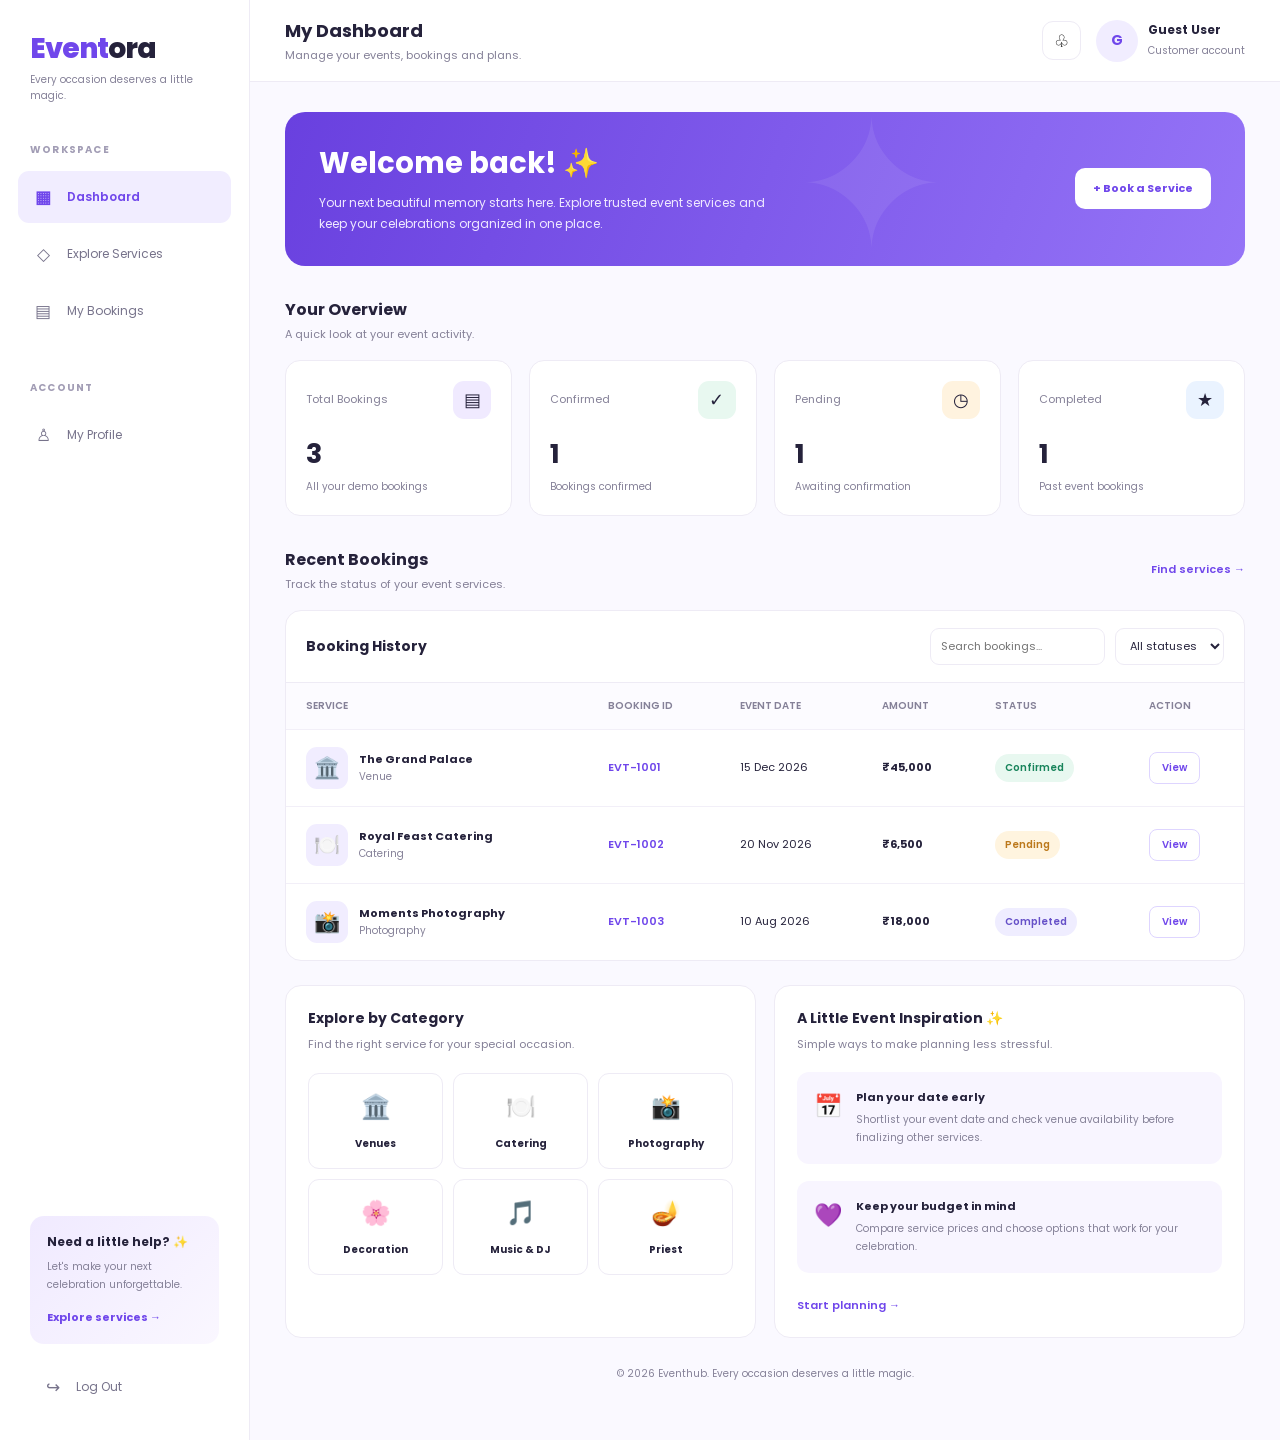
<file: dashboard.html>
<!DOCTYPE html>
<html lang="en">
<head>
    <meta charset="UTF-8">
    <meta name="viewport" content="width=device-width, initial-scale=1.0">
    <title>Dashboard | Eventhub</title>

    <link rel="preconnect" href="https://fonts.googleapis.com">
    <link rel="preconnect" href="https://fonts.gstatic.com" crossorigin>
    <link href="https://fonts.googleapis.com/css2?family=Poppins:wght@400;500;600;700;800&display=swap" rel="stylesheet">

    <style>
        :root {
            --purple: #7047eb;
            --purple-dark: #5733c7;
            --lavender: #f1edff;
            --bg: #faf9ff;
            --text: #25223b;
            --muted: #858198;
            --border: #eeebf5;
            --white: #ffffff;
            --green: #18845b;
            --orange: #bc791c;
            --red: #d34e63;
        }

        * {
            margin: 0;
            padding: 0;
            box-sizing: border-box;
        }

        body {
            font-family: 'Poppins', sans-serif;
            background: var(--bg);
            color: var(--text);
            font-size: 14px;
        }

        a {
            text-decoration: none;
            color: inherit;
        }

        button, input, select {
            font: inherit;
        }

        button {
            cursor: pointer;
        }

        .layout {
            display: flex;
            min-height: 100vh;
        }

        /* Sidebar */

        .sidebar {
            width: 250px;
            background: white;
            border-right: 1px solid var(--border);
            padding: 28px 18px;
            display: flex;
            flex-direction: column;
            flex-shrink: 0;
        }

        .logo {
            font-size: 28px;
            font-weight: 800;
            letter-spacing: -1px;
            color: var(--purple);
            padding: 0 12px;
        }

        .logo span {
            color: var(--text);
        }

        .tagline {
            color: var(--muted);
            font-size: 10px;
            padding: 0 12px;
            margin-top: 2px;
        }

        .nav-heading {
            margin: 38px 12px 13px;
            font-size: 10px;
            color: #a29db5;
            font-weight: 700;
            text-transform: uppercase;
            letter-spacing: 1.2px;
        }

        .nav-link {
            display: flex;
            align-items: center;
            gap: 13px;
            padding: 13px 14px;
            border-radius: 11px;
            color: #77738b;
            margin-bottom: 5px;
            transition: .2s;
            font-size: 12px;
        }

        .nav-link:hover,
        .nav-link.active {
            color: var(--purple);
            background: var(--lavender);
            font-weight: 600;
        }

        .nav-icon {
            width: 22px;
            text-align: center;
            font-size: 17px;
        }

        .sidebar-bottom {
            margin-top: auto;
            padding: 18px 12px 0;
        }

        .help-card {
            background: linear-gradient(135deg, #f0eaff, #faf7ff);
            border-radius: 14px;
            padding: 17px;
            margin-bottom: 18px;
        }

        .help-card strong {
            display: block;
            font-size: 12px;
            margin-bottom: 7px;
        }

        .help-card p {
            font-size: 10px;
            color: var(--muted);
            line-height: 1.8;
            margin-bottom: 12px;
        }

        .help-card a {
            color: var(--purple);
            font-size: 11px;
            font-weight: 700;
        }

        .logout {
            border: none;
            background: none;
            color: #77738b;
            display: flex;
            align-items: center;
            gap: 12px;
            padding: 12px;
            width: 100%;
            text-align: left;
            font-size: 12px;
        }

        .logout:hover {
            color: var(--red);
        }

        /* Main area */

        .main {
            flex: 1;
            min-width: 0;
        }

        .topbar {
            min-height: 82px;
            background: white;
            border-bottom: 1px solid var(--border);
            padding: 17px 35px;
            display: flex;
            align-items: center;
            justify-content: space-between;
            gap: 20px;
        }

        .topbar h2 {
            font-size: 18px;
            font-weight: 700;
        }

        .topbar p {
            color: var(--muted);
            font-size: 11px;
            margin-top: 3px;
        }

        .top-actions {
            display: flex;
            align-items: center;
            gap: 15px;
        }

        .icon-button {
            height: 39px;
            width: 39px;
            border: 1px solid var(--border);
            background: white;
            border-radius: 11px;
            font-size: 17px;
        }

        .avatar {
            height: 42px;
            width: 42px;
            display: grid;
            place-items: center;
            border-radius: 50%;
            background: var(--lavender);
            color: var(--purple);
            font-size: 14px;
            font-weight: 700;
            flex-shrink: 0;
        }

        .profile {
            display: flex;
            align-items: center;
            gap: 10px;
        }

        .profile strong {
            display: block;
            font-size: 12px;
        }

        .profile small {
            color: var(--muted);
            font-size: 10px;
        }

        .content {
            padding: 30px 35px;
            max-width: 1500px;
            margin: auto;
        }

        /* Welcome banner */

        .welcome {
            background: linear-gradient(110deg, #6940df, #9574f7);
            border-radius: 20px;
            padding: 31px 34px;
            display: flex;
            justify-content: space-between;
            align-items: center;
            gap: 20px;
            color: white;
            overflow: hidden;
            position: relative;
        }

        .welcome::after {
            content: "✦";
            position: absolute;
            right: 31%;
            top: -62px;
            font-size: 180px;
            color: rgba(255,255,255,.08);
            pointer-events: none;
        }

        .welcome h1 {
            font-size: clamp(22px, 3vw, 29px);
            line-height: 1.4;
            margin-bottom: 8px;
        }

        .welcome p {
            color: #f0eaff;
            font-size: 12px;
            line-height: 1.8;
            max-width: 460px;
        }

        .primary-light {
            background: white;
            color: var(--purple);
            padding: 12px 18px;
            border-radius: 10px;
            border: none;
            font-size: 11px;
            font-weight: 700;
            white-space: nowrap;
            position: relative;
            z-index: 1;
        }

        .primary-light:hover {
            background: #f5f1ff;
        }

        /* Statistics */

        .section-title {
            display: flex;
            justify-content: space-between;
            align-items: center;
            gap: 15px;
            margin: 31px 0 17px;
        }

        .section-title h3 {
            font-size: 16px;
        }

        .section-title p {
            color: var(--muted);
            font-size: 11px;
            margin-top: 4px;
        }

        .text-link {
            color: var(--purple);
            font-size: 11px;
            font-weight: 600;
        }

        .stats {
            display: grid;
            grid-template-columns: repeat(4, minmax(0, 1fr));
            gap: 17px;
        }

        .stat-card {
            background: white;
            border: 1px solid var(--border);
            border-radius: 15px;
            padding: 20px;
            min-width: 0;
        }

        .stat-top {
            display: flex;
            justify-content: space-between;
            align-items: center;
            gap: 8px;
            margin-bottom: 17px;
        }

        .stat-label {
            color: var(--muted);
            font-size: 11px;
        }

        .stat-icon {
            width: 38px;
            height: 38px;
            display: grid;
            place-items: center;
            border-radius: 11px;
            font-size: 18px;
        }

        .icon-purple {
            background: #f0eaff;
        }

        .icon-green {
            background: #e8f8f0;
        }

        .icon-orange {
            background: #fff3df;
        }

        .icon-blue {
            background: #eaf3ff;
        }

        .stat-number {
            font-size: 27px;
            font-weight: 700;
            line-height: 1.3;
        }

        .stat-note {
            margin-top: 8px;
            font-size: 10px;
            color: var(--muted);
        }

        /* Bookings */

        .booking-panel {
            background: white;
            border: 1px solid var(--border);
            border-radius: 16px;
            overflow: hidden;
        }

        .booking-toolbar {
            padding: 17px 20px;
            border-bottom: 1px solid var(--border);
            display: flex;
            justify-content: space-between;
            align-items: center;
            gap: 12px;
        }

        .booking-toolbar h3 {
            font-size: 14px;
        }

        .filters {
            display: flex;
            align-items: center;
            gap: 10px;
        }

        .search-input,
        .status-filter {
            height: 37px;
            border: 1px solid var(--border);
            border-radius: 9px;
            background: white;
            padding: 0 10px;
            outline: none;
            color: var(--text);
            font-size: 11px;
            min-width: 0;
        }

        .search-input {
            width: 175px;
        }

        .search-input:focus,
        .status-filter:focus {
            border-color: var(--purple);
        }

        .table-wrap {
            overflow-x: auto;
        }

        table {
            width: 100%;
            border-collapse: collapse;
            text-align: left;
            white-space: nowrap;
        }

        thead {
            background: #fcfbff;
        }

        th {
            color: var(--muted);
            font-size: 10px;
            font-weight: 600;
            padding: 15px 20px;
        }

        td {
            padding: 17px 20px;
            border-top: 1px solid #f2eff8;
            font-size: 11px;
        }

        .service-cell {
            display: flex;
            align-items: center;
            gap: 11px;
        }

        .service-emoji {
            height: 42px;
            width: 42px;
            display: grid;
            place-items: center;
            background: var(--lavender);
            border-radius: 11px;
            font-size: 21px;
            flex-shrink: 0;
        }

        .service-cell strong {
            display: block;
            font-size: 11px;
        }

        .service-cell small {
            color: var(--muted);
            font-size: 10px;
        }

        .booking-id {
            color: var(--purple);
            font-weight: 600;
        }

        .status {
            display: inline-block;
            padding: 6px 10px;
            border-radius: 20px;
            font-size: 10px;
            font-weight: 600;
        }

        .confirmed {
            background: #e8f8f0;
            color: var(--green);
        }

        .pending {
            background: #fff4df;
            color: var(--orange);
        }

        .completed {
            background: #efedff;
            color: #6651c8;
        }

        .cancelled {
            background: #fff0f1;
            color: var(--red);
        }

        .view-button {
            background: white;
            color: var(--purple);
            border: 1px solid #ded5ff;
            padding: 7px 12px;
            border-radius: 8px;
            font-size: 10px;
            font-weight: 600;
        }

        .view-button:hover {
            background: var(--lavender);
        }

        .empty-state {
            text-align: center;
            padding: 35px 15px;
            color: var(--muted);
            font-size: 12px;
        }

        /* Bottom cards */

        .bottom-grid {
            display: grid;
            grid-template-columns: 1fr 1fr;
            gap: 18px;
            margin-top: 24px;
        }

        .bottom-card {
            background: white;
            border: 1px solid var(--border);
            border-radius: 16px;
            padding: 22px;
        }

        .bottom-card h3 {
            font-size: 14px;
            margin-bottom: 6px;
        }

        .bottom-card > p {
            color: var(--muted);
            font-size: 11px;
            line-height: 1.8;
        }

        .category-grid {
            display: grid;
            grid-template-columns: repeat(3, minmax(0, 1fr));
            gap: 10px;
            margin-top: 18px;
        }

        .category {
            border: 1px solid var(--border);
            border-radius: 11px;
            text-align: center;
            padding: 15px 5px;
            transition: .2s;
        }

        .category:hover {
            border-color: #c9baff;
            background: #faf8ff;
        }

        .category span {
            display: block;
            font-size: 24px;
            margin-bottom: 8px;
        }

        .category strong {
            font-size: 10px;
        }

        .event-tip {
            background: #f8f5ff;
            padding: 17px;
            border-radius: 12px;
            margin-top: 17px;
            display: flex;
            gap: 13px;
        }

        .tip-icon {
            font-size: 23px;
        }

        .event-tip strong {
            font-size: 11px;
            display: block;
            margin-bottom: 5px;
        }

        .event-tip p {
            color: var(--muted);
            font-size: 10px;
            line-height: 1.8;
        }

        .footer {
            text-align: center;
            color: var(--muted);
            font-size: 10px;
            padding: 28px 10px;
        }

        /* Responsive */

        .mobile-menu {
            display: none;
            border: 1px solid var(--border);
            background: white;
            border-radius: 9px;
            width: 38px;
            height: 38px;
            font-size: 20px;
        }

        @media (max-width: 1100px) {
            .sidebar {
                width: 215px;
            }

            .content {
                padding: 25px 22px;
            }

            .topbar {
                padding: 16px 22px;
            }

            .stats {
                grid-template-columns: repeat(2, minmax(0, 1fr));
            }

            .stat-card {
                padding: 17px;
            }
        }

        @media (max-width: 760px) {
            .sidebar {
                position: fixed;
                top: 0;
                bottom: 0;
                left: 0;
                z-index: 100;
                transform: translateX(-100%);
                transition: transform .25s ease;
                width: 260px;
                box-shadow: 10px 0 30px rgba(30, 20, 60, .08);
            }

            .sidebar.open {
                transform: translateX(0);
            }

            .mobile-menu {
                display: block;
                flex-shrink: 0;
            }

            .topbar {
                padding: 14px 17px;
                gap: 12px;
            }

            .topbar h2 {
                font-size: 15px;
            }

            .topbar p {
                font-size: 10px;
            }

            .top-actions {
                gap: 9px;
            }

            .profile-info,
            .notification-button {
                display: none;
            }

            .content {
                padding: 20px 15px;
            }

            .welcome {
                padding: 25px 22px;
                align-items: flex-start;
                flex-direction: column;
            }

            .welcome h1 {
                font-size: 23px;
            }

            .welcome::after {
                right: -10px;
            }

            .stats {
                gap: 12px;
            }

            .stat-number {
                font-size: 23px;
            }

            .booking-toolbar {
                align-items: flex-start;
                flex-direction: column;
            }

            .filters {
                width: 100%;
            }

            .search-input {
                flex: 1;
                width: 100%;
            }

            .status-filter {
                max-width: 140px;
            }

            .bottom-grid {
                grid-template-columns: 1fr;
            }
        }

        @media (max-width: 420px) {
            .stats {
                grid-template-columns: 1fr 1fr;
            }

            .stat-card {
                padding: 13px;
            }

            .stat-label {
                font-size: 10px;
            }

            .stat-icon {
                height: 32px;
                width: 32px;
                font-size: 15px;
            }

            .stat-number {
                font-size: 21px;
            }

            .section-title h3 {
                font-size: 14px;
            }

            .section-title p {
                font-size: 10px;
            }

            .category-grid {
                gap: 7px;
            }

            .category strong {
                font-size: 9px;
            }
        }
    </style>
</head>

<body>

<div class="layout">

    <!-- Sidebar -->
    <aside class="sidebar" id="sidebar">

        <a href="index.html" class="logo">Event<span>ora</span></a>
        <p class="tagline">Every occasion deserves a little magic.</p>

        <p class="nav-heading">Workspace</p>

        <a href="dashboard.html" class="nav-link active">
            <span class="nav-icon">▦</span> Dashboard
        </a>

        <a href="services.html" class="nav-link">
            <span class="nav-icon">◇</span> Explore Services
        </a>

        <a href="#bookings" class="nav-link" id="bookingsNav">
            <span class="nav-icon">▤</span> My Bookings
        </a>

        <p class="nav-heading">Account</p>

        <a href="#profile" class="nav-link" id="profileNav">
            <span class="nav-icon">♙</span> My Profile
        </a>

        <div class="sidebar-bottom">

            <div class="help-card">
                <strong>Need a little help? ✨</strong>
                <p>Let's make your next celebration unforgettable.</p>
                <a href="services.html">Explore services →</a>
            </div>

            <button class="logout" id="logoutButton">
                <span class="nav-icon">↪</span> Log Out
            </button>

        </div>
    </aside>

    <!-- Main content -->
    <main class="main">

        <header class="topbar">

            <div style="display:flex;align-items:center;gap:12px;">
                <button class="mobile-menu" id="mobileMenu"
                    aria-label="Open navigation">☰</button>

                <div>
                    <h2>My Dashboard</h2>
                    <p>Manage your events, bookings and plans.</p>
                </div>
            </div>

            <div class="top-actions">
                <button class="icon-button notification-button"
                    id="notificationButton" aria-label="Notifications">♧</button>

                <div class="profile">
                    <div class="avatar" id="avatar">G</div>

                    <div class="profile-info">
                        <strong id="profileName">Guest User</strong>
                        <small>Customer account</small>
                    </div>
                </div>
            </div>

        </header>

        <div class="content">

            <!-- Welcome -->
            <section class="welcome">
                <div>
                    <h1 id="welcomeTitle">Welcome back! ✨</h1>
                    <p>
                        Your next beautiful memory starts here.
                        Explore trusted event services and keep your
                        celebrations organized in one place.
                    </p>
                </div>

                <button class="primary-light"
                    onclick="window.location.href='services.html'">
                    + Book a Service
                </button>
            </section>

            <!-- Stats -->
            <div class="section-title">
                <div>
                    <h3>Your Overview</h3>
                    <p>A quick look at your event activity.</p>
                </div>
            </div>

            <section class="stats">

                <article class="stat-card">
                    <div class="stat-top">
                        <span class="stat-label">Total Bookings</span>
                        <span class="stat-icon icon-purple">▤</span>
                    </div>
                    <div class="stat-number" id="totalBookings">3</div>
                    <p class="stat-note">All your demo bookings</p>
                </article>

                <article class="stat-card">
                    <div class="stat-top">
                        <span class="stat-label">Confirmed</span>
                        <span class="stat-icon icon-green">✓</span>
                    </div>
                    <div class="stat-number" id="confirmedBookings">1</div>
                    <p class="stat-note">Bookings confirmed</p>
                </article>

                <article class="stat-card">
                    <div class="stat-top">
                        <span class="stat-label">Pending</span>
                        <span class="stat-icon icon-orange">◷</span>
                    </div>
                    <div class="stat-number" id="pendingBookings">1</div>
                    <p class="stat-note">Awaiting confirmation</p>
                </article>

                <article class="stat-card">
                    <div class="stat-top">
                        <span class="stat-label">Completed</span>
                        <span class="stat-icon icon-blue">★</span>
                    </div>
                    <div class="stat-number" id="completedBookings">1</div>
                    <p class="stat-note">Past event bookings</p>
                </article>

            </section>

            <!-- Bookings -->
            <section id="bookings">

                <div class="section-title">
                    <div>
                        <h3>Recent Bookings</h3>
                        <p>Track the status of your event services.</p>
                    </div>
                    <a href="services.html" class="text-link">
                        Find services →
                    </a>
                </div>

                <div class="booking-panel">

                    <div class="booking-toolbar">
                        <h3>Booking History</h3>

                        <div class="filters">
                            <input
                                type="search"
                                class="search-input"
                                id="bookingSearch"
                                placeholder="Search bookings..."
                                aria-label="Search bookings"
                            >

                            <select class="status-filter" id="statusFilter"
                                aria-label="Filter by status">
                                <option value="all">All statuses</option>
                                <option value="Confirmed">Confirmed</option>
                                <option value="Pending">Pending</option>
                                <option value="Completed">Completed</option>
                                <option value="Cancelled">Cancelled</option>
                            </select>
                        </div>
                    </div>

                    <div class="table-wrap">
                        <table>
                            <thead>
                                <tr>
                                    <th>SERVICE</th>
                                    <th>BOOKING ID</th>
                                    <th>EVENT DATE</th>
                                    <th>AMOUNT</th>
                                    <th>STATUS</th>
                                    <th>ACTION</th>
                                </tr>
                            </thead>

                            <tbody id="bookingTable"></tbody>
                        </table>

                        <div class="empty-state" id="emptyState"
                            style="display:none;">
                            No bookings match your search.
                            <br><br>
                            <a href="services.html" class="text-link">
                                Explore services →
                            </a>
                        </div>
                    </div>

                </div>
            </section>

            <!-- Explore and tips -->
            <section class="bottom-grid">

                <article class="bottom-card">
                    <h3>Explore by Category</h3>
                    <p>Find the right service for your special occasion.</p>

                    <div class="category-grid">
                        <a href="services.html?category=Venue" class="category">
                            <span>🏛️</span>
                            <strong>Venues</strong>
                        </a>

                        <a href="services.html?category=Catering" class="category">
                            <span>🍽️</span>
                            <strong>Catering</strong>
                        </a>

                        <a href="services.html?category=Photography" class="category">
                            <span>📸</span>
                            <strong>Photography</strong>
                        </a>

                        <a href="services.html?category=Decoration" class="category">
                            <span>🌸</span>
                            <strong>Decoration</strong>
                        </a>

                        <a href="services.html?category=Music" class="category">
                            <span>🎵</span>
                            <strong>Music & DJ</strong>
                        </a>

                        <a href="services.html?category=Priest" class="category">
                            <span>🪔</span>
                            <strong>Priest</strong>
                        </a>
                    </div>
                </article>

                <article class="bottom-card">
                    <h3>A Little Event Inspiration ✨</h3>
                    <p>Simple ways to make planning less stressful.</p>

                    <div class="event-tip">
                        <span class="tip-icon">📅</span>
                        <div>
                            <strong>Plan your date early</strong>
                            <p>
                                Shortlist your event date and check venue
                                availability before finalizing other services.
                            </p>
                        </div>
                    </div>

                    <div class="event-tip">
                        <span class="tip-icon">💜</span>
                        <div>
                            <strong>Keep your budget in mind</strong>
                            <p>
                                Compare service prices and choose options
                                that work for your celebration.
                            </p>
                        </div>
                    </div>

                    <br>
                    <a href="services.html" class="text-link">
                        Start planning →
                    </a>
                </article>

            </section>

            <footer class="footer">
                © 2026 Eventhub. Every occasion deserves a little magic.
            </footer>

        </div>
    </main>
</div>

<script>
    /*
      FRONTEND DEMO DATA

      These bookings are examples only.
      Later, replace them with data received from your Spring Boot API.
    */

    const bookings = [
        {
            id: "EVT-1001",
            name: "The Grand Palace",
            category: "Venue",
            icon: "🏛️",
            date: "2026-12-15",
            amount: 45000,
            status: "Confirmed"
        },
        {
            id: "EVT-1002",
            name: "Royal Feast Catering",
            category: "Catering",
            icon: "🍽️",
            date: "2026-11-20",
            amount: 6500,
            status: "Pending"
        },
        {
            id: "EVT-1003",
            name: "Moments Photography",
            category: "Photography",
            icon: "📸",
            date: "2026-08-10",
            amount: 18000,
            status: "Completed"
        }
    ];

    const bookingTable = document.getElementById("bookingTable");
    const bookingSearch = document.getElementById("bookingSearch");
    const statusFilter = document.getElementById("statusFilter");
    const emptyState = document.getElementById("emptyState");

    function formatDate(dateString) {
        const date = new Date(dateString + "T00:00:00");

        return date.toLocaleDateString("en-IN", {
            day: "2-digit",
            month: "short",
            year: "numeric"
        });
    }

    function formatAmount(amount) {
        return new Intl.NumberFormat("en-IN", {
            style: "currency",
            currency: "INR",
            maximumFractionDigits: 0
        }).format(amount);
    }

    function getStatusClass(status) {
        const classes = {
            Confirmed: "confirmed",
            Pending: "pending",
            Completed: "completed",
            Cancelled: "cancelled"
        };

        return classes[status] || "pending";
    }

    function renderBookings() {
        const searchTerm = bookingSearch.value.trim().toLowerCase();
        const selectedStatus = statusFilter.value;

        const filteredBookings = bookings.filter(booking => {
            const matchesSearch =
                booking.name.toLowerCase().includes(searchTerm) ||
                booking.id.toLowerCase().includes(searchTerm) ||
                booking.category.toLowerCase().includes(searchTerm);

            const matchesStatus =
                selectedStatus === "all" ||
                booking.status === selectedStatus;

            return matchesSearch && matchesStatus;
        });

        bookingTable.innerHTML = "";

        filteredBookings.forEach(booking => {
            const row = document.createElement("tr");

            row.innerHTML = `
                <td>
                    <div class="service-cell">
                        <div class="service-emoji">${booking.icon}</div>
                        <div>
                            <strong>${booking.name}</strong>
                            <small>${booking.category}</small>
                        </div>
                    </div>
                </td>

                <td class="booking-id">${booking.id}</td>
                <td>${formatDate(booking.date)}</td>
                <td><strong>${formatAmount(booking.amount)}</strong></td>

                <td>
                    <span class="status ${getStatusClass(booking.status)}">
                        ${booking.status}
                    </span>
                </td>

                <td>
                    <button class="view-button"
                        data-booking-id="${booking.id}">
                        View
                    </button>
                </td>
            `;

            bookingTable.appendChild(row);
        });

        emptyState.style.display =
            filteredBookings.length === 0 ? "block" : "none";

        document.getElementById("totalBookings").textContent =
            bookings.length;

        document.getElementById("confirmedBookings").textContent =
            bookings.filter(b => b.status === "Confirmed").length;

        document.getElementById("pendingBookings").textContent =
            bookings.filter(b => b.status === "Pending").length;

        document.getElementById("completedBookings").textContent =
            bookings.filter(b => b.status === "Completed").length;
    }

    bookingSearch.addEventListener("input", renderBookings);
    statusFilter.addEventListener("change", renderBookings);

    // Demo action for the View button
    bookingTable.addEventListener("click", function(event) {
        const button = event.target.closest("[data-booking-id]");

        if (!button) return;

        const booking = bookings.find(
            b => b.id === button.dataset.bookingId
        );

        if (booking) {
            alert(
                "Booking Details\n\n" +
                "Service: " + booking.name + "\n" +
                "Booking ID: " + booking.id + "\n" +
                "Date: " + formatDate(booking.date) + "\n" +
                "Amount: " + formatAmount(booking.amount) + "\n" +
                "Status: " + booking.status +
                "\n\nDemo data only. Backend integration is pending."
            );
        }
    });

    // Mobile sidebar
    const sidebar = document.getElementById("sidebar");

    document.getElementById("mobileMenu").addEventListener("click", () => {
        sidebar.classList.toggle("open");
    });

    document.addEventListener("click", event => {
        if (
            window.innerWidth <= 760 &&
            sidebar.classList.contains("open") &&
            !sidebar.contains(event.target) &&
            !event.target.closest("#mobileMenu")
        ) {
            sidebar.classList.remove("open");
        }
    });

    // Scroll to bookings
    document.getElementById("bookingsNav").addEventListener("click", () => {
        document.getElementById("bookings").scrollIntoView({
            behavior: "smooth"
        });

        sidebar.classList.remove("open");
    });

    // Demo profile section
    document.getElementById("profileNav").addEventListener("click", event => {
        event.preventDefault();

        alert(
            "Profile management will be added when the backend is connected."
        );

        sidebar.classList.remove("open");
    });

    // Demo notification
    document.getElementById("notificationButton")
        .addEventListener("click", () => {
            alert("You have no new demo notifications.");
        });

    // Demo logout
    document.getElementById("logoutButton").addEventListener("click", () => {
        const confirmLogout = confirm("Do you want to return to the login page?");

        if (confirmLogout) {
            window.location.href = "login.html";
        }
    });

    // Optional demo personalization.
    // Reads a name only if another page has saved one in this browser.
    // This is NOT authentication.
    const savedName = localStorage.getItem("eventhubUserName");

    if (savedName) {
        const firstName = savedName.trim().split(/\s+/)[0];

        if (firstName) {
            document.getElementById("welcomeTitle").textContent =
                `Welcome back, ${firstName}! ✨`;

            document.getElementById("profileName").textContent = savedName;

            document.getElementById("avatar").textContent =
                firstName.charAt(0).toUpperCase();
        }
    }

    renderBookings();
</script>

</body>
</html>
</file>
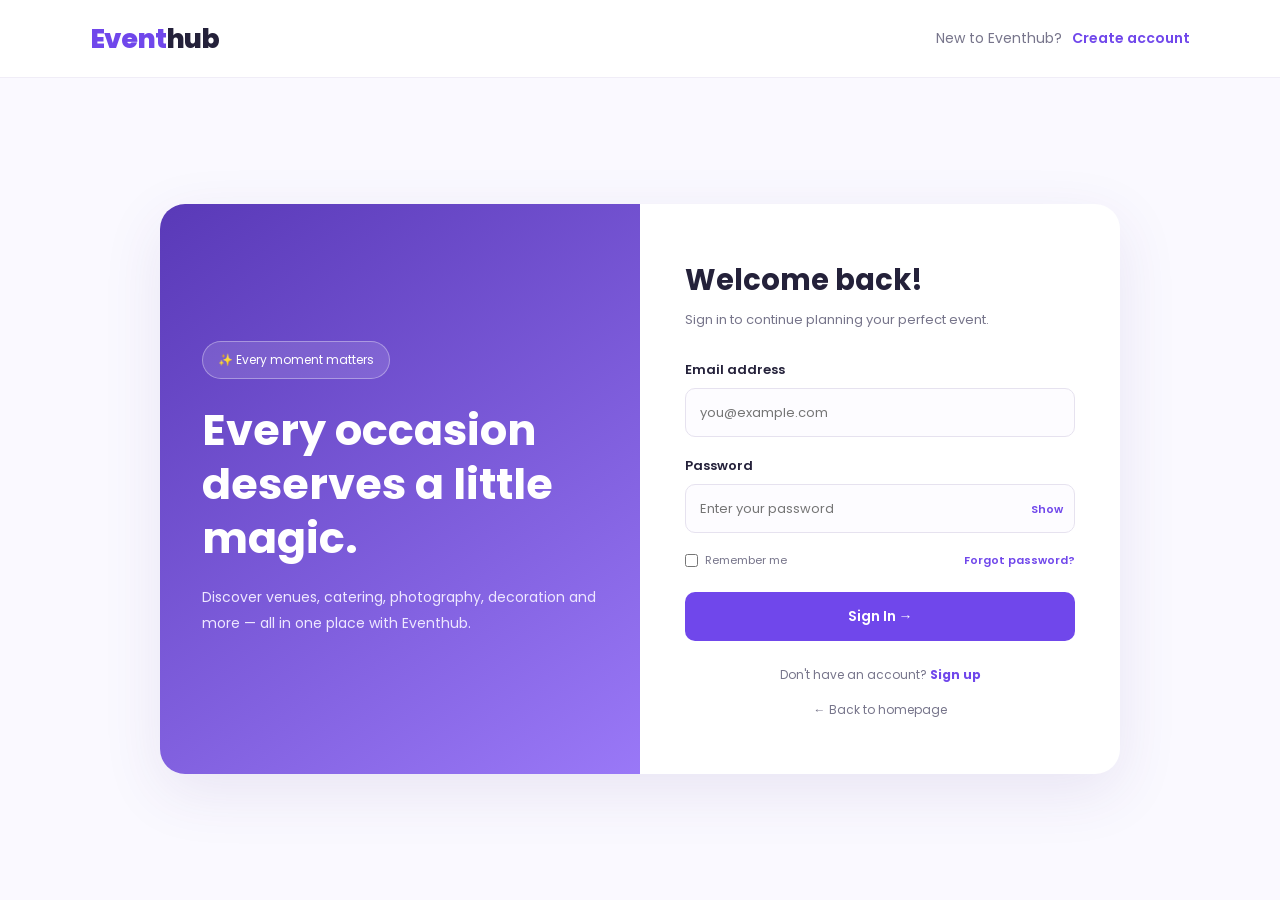
<file: login.html>
<!DOCTYPE html>
<html lang="en">
<head>
    <meta charset="UTF-8">
    <meta name="viewport" content="width=device-width, initial-scale=1.0">
    <title>Login | Eventhub</title>

    <link rel="preconnect" href="https://fonts.googleapis.com">
    <link rel="preconnect" href="https://fonts.gstatic.com" crossorigin>
    <link href="https://fonts.googleapis.com/css2?family=Poppins:wght@400;500;600;700;800&display=swap" rel="stylesheet">

    <style>
        * {
            margin: 0;
            padding: 0;
            box-sizing: border-box;
        }

        :root {
            --purple: #7047eb;
            --purple-dark: #5733c7;
            --lavender: #f2edff;
            --text: #24213a;
            --muted: #77758b;
            --border: #e6e2ef;
        }

        body {
            font-family: 'Poppins', sans-serif;
            background: #faf9ff;
            color: var(--text);
            min-height: 100vh;
        }

        a {
            text-decoration: none;
            color: inherit;
        }

        .navbar {
            height: 78px;
            display: flex;
            align-items: center;
            justify-content: space-between;
            padding: 0 7%;
            background: white;
            border-bottom: 1px solid #f0edf7;
        }

        .logo {
            font-size: 27px;
            font-weight: 800;
            color: var(--purple);
            letter-spacing: -1px;
        }

        .logo span {
            color: var(--text);
        }

        .nav-right {
            color: var(--muted);
            font-size: 14px;
        }

        .nav-right a {
            color: var(--purple);
            font-weight: 600;
            margin-left: 6px;
        }

        .main {
            min-height: calc(100vh - 78px);
            display: flex;
            justify-content: center;
            align-items: center;
            padding: 45px 20px;
        }

        .login-container {
            display: grid;
            grid-template-columns: 1fr 1fr;
            max-width: 960px;
            width: 100%;
            min-height: 560px;
            background: white;
            border-radius: 25px;
            overflow: hidden;
            box-shadow: 0 18px 60px rgba(76, 48, 140, 0.10);
        }

        .welcome-panel {
            position: relative;
            padding: 55px 42px;
            display: flex;
            flex-direction: column;
            justify-content: center;
            color: white;
            background:
                linear-gradient(145deg, rgba(79, 45, 179, 0.94), rgba(137, 98, 246, 0.86)),
                url("https://images.unsplash.com/photo-1519167758481-83f550bb49b3?auto=format&fit=crop&w=1000&q=80")
                center/cover;
        }

        .welcome-panel h1 {
            font-size: clamp(30px, 4vw, 43px);
            line-height: 1.25;
            margin-bottom: 18px;
        }

        .welcome-panel p {
            color: #eee7ff;
            font-size: 14px;
            line-height: 1.9;
        }

        .welcome-tag {
            display: inline-block;
            width: fit-content;
            padding: 9px 15px;
            margin-bottom: 25px;
            border: 1px solid rgba(255,255,255,.35);
            background: rgba(255,255,255,.12);
            border-radius: 30px;
            font-size: 12px;
        }

        .login-panel {
            padding: 55px 45px;
            display: flex;
            flex-direction: column;
            justify-content: center;
        }

        .login-panel h2 {
            font-size: 29px;
            margin-bottom: 8px;
        }

        .subtitle {
            font-size: 13px;
            color: var(--muted);
            margin-bottom: 30px;
        }

        .form-group {
            margin-bottom: 19px;
        }

        .form-group label {
            display: block;
            font-size: 13px;
            font-weight: 600;
            margin-bottom: 8px;
        }

        .input-wrap {
            position: relative;
        }

        .form-group input {
            width: 100%;
            height: 49px;
            border: 1px solid var(--border);
            border-radius: 10px;
            padding: 0 14px;
            font-family: inherit;
            font-size: 13px;
            outline: none;
            background: #fdfcff;
            transition: .2s;
        }

        .form-group input:focus {
            border-color: var(--purple);
            box-shadow: 0 0 0 3px rgba(112, 71, 235, .10);
        }

        .password-input {
            padding-right: 65px !important;
        }

        .toggle-password {
            position: absolute;
            right: 12px;
            top: 50%;
            transform: translateY(-50%);
            border: none;
            background: none;
            color: var(--purple);
            font-family: inherit;
            font-size: 11px;
            font-weight: 600;
            cursor: pointer;
        }

        .form-options {
            display: flex;
            justify-content: space-between;
            align-items: center;
            gap: 10px;
            margin: 2px 0 23px;
            font-size: 11px;
        }

        .remember {
            display: flex;
            align-items: center;
            gap: 7px;
            color: var(--muted);
        }

        .remember input {
            accent-color: var(--purple);
        }

        .forgot {
            color: var(--purple);
            font-weight: 600;
        }

        .login-btn {
            width: 100%;
            min-height: 49px;
            background: var(--purple);
            color: white;
            border: none;
            border-radius: 10px;
            font-family: inherit;
            font-size: 14px;
            font-weight: 600;
            cursor: pointer;
            transition: .2s;
        }

        .login-btn:hover {
            background: var(--purple-dark);
            transform: translateY(-1px);
        }

        .message {
            display: none;
            margin-top: 15px;
            padding: 12px;
            border-radius: 9px;
            font-size: 12px;
            line-height: 1.6;
        }

        .message.show {
            display: block;
        }

        .message.info {
            background: #f1edff;
            color: #5733c7;
        }

        .register-text {
            text-align: center;
            margin-top: 25px;
            color: var(--muted);
            font-size: 12px;
        }

        .register-text a {
            color: var(--purple);
            font-weight: 700;
        }

        .back-home {
            text-align: center;
            margin-top: 17px;
            font-size: 12px;
            color: var(--muted);
        }

        .back-home a:hover,
        .register-text a:hover {
            text-decoration: underline;
        }

        @media (max-width: 700px) {
            .navbar {
                height: 68px;
                padding: 0 5%;
            }

            .logo {
                font-size: 24px;
            }

            .nav-right {
                font-size: 11px;
            }

            .main {
                min-height: calc(100vh - 68px);
                padding: 25px 14px;
            }

            .login-container {
                grid-template-columns: 1fr;
                max-width: 440px;
                min-height: auto;
                border-radius: 20px;
            }

            .welcome-panel {
                padding: 28px 25px;
                min-height: 185px;
            }

            .welcome-panel h1 {
                font-size: 27px;
                margin-bottom: 10px;
            }

            .welcome-panel p {
                font-size: 12px;
            }

            .welcome-tag {
                margin-bottom: 15px;
                padding: 7px 12px;
            }

            .login-panel {
                padding: 32px 25px;
            }

            .login-panel h2 {
                font-size: 25px;
            }
        }

        @media (max-width: 360px) {
            .form-options {
                align-items: flex-start;
                flex-direction: column;
            }
        }
    </style>
</head>

<body>

    <header class="navbar">
        <a href="index.html" class="logo">Event<span>hub</span></a>

        <div class="nav-right">
            New to Eventhub?
            <a href="register.html">Create account</a>
        </div>
    </header>

    <main class="main">
        <div class="login-container">

            <section class="welcome-panel">
                <span class="welcome-tag">✨ Every moment matters</span>

                <h1>Every occasion deserves a little magic.</h1>

                <p>
                    Discover venues, catering, photography, decoration
                    and more — all in one place with Eventhub.
                </p>
            </section>

            <section class="login-panel">
                <h2>Welcome back!</h2>

                <p class="subtitle">
                    Sign in to continue planning your perfect event.
                </p>

                <form id="loginForm">
                    <div class="form-group">
                        <label for="email">Email address</label>
                        <input
                            type="email"
                            id="email"
                            name="email"
                            placeholder="you@example.com"
                            autocomplete="email"
                            required
                        >
                    </div>

                    <div class="form-group">
                        <label for="password">Password</label>

                        <div class="input-wrap">
                            <input
                                type="password"
                                id="password"
                                name="password"
                                class="password-input"
                                placeholder="Enter your password"
                                autocomplete="current-password"
                                required
                            >

                            <button
                                type="button"
                                class="toggle-password"
                                id="togglePassword"
                            >
                                Show
                            </button>
                        </div>
                    </div>

                    <div class="form-options">
                        <label class="remember">
                            <input type="checkbox" id="remember">
                            Remember me
                        </label>

                        <a href="#" class="forgot" id="forgotPassword">
                            Forgot password?
                        </a>
                    </div>

                    <button type="submit" class="login-btn">
                        Sign In →
                    </button>

                    <div
                        class="message info"
                        id="message"
                        role="status"
                        aria-live="polite"
                    ></div>
                </form>

                <p class="register-text">
                    Don't have an account?
                    <a href="register.html">Sign up</a>
                </p>

                <p class="back-home">
                    <a href="index.html">← Back to homepage</a>
                </p>
            </section>

        </div>
    </main>

    <script>
        const loginForm = document.getElementById("loginForm");
        const passwordInput = document.getElementById("password");
        const togglePassword = document.getElementById("togglePassword");
        const message = document.getElementById("message");

        // Show or hide password
        togglePassword.addEventListener("click", function () {
            const isHidden = passwordInput.type === "password";

            passwordInput.type = isHidden ? "text" : "password";
            togglePassword.textContent = isHidden ? "Hide" : "Show";
        });

        // Demo login form
        loginForm.addEventListener("submit", function (event) {
            event.preventDefault();

            message.textContent =
                "Your form is working! Login authentication must be connected to your Spring Boot backend before users can sign in.";

            message.classList.add("show");
        });

        // Demo forgot-password action
        document.getElementById("forgotPassword")
            .addEventListener("click", function (event) {
                event.preventDefault();

                message.textContent =
                    "Password recovery will be available after the backend and email verification are connected.";

                message.classList.add("show");
            });
    </script>

</body>
</html>
</file>
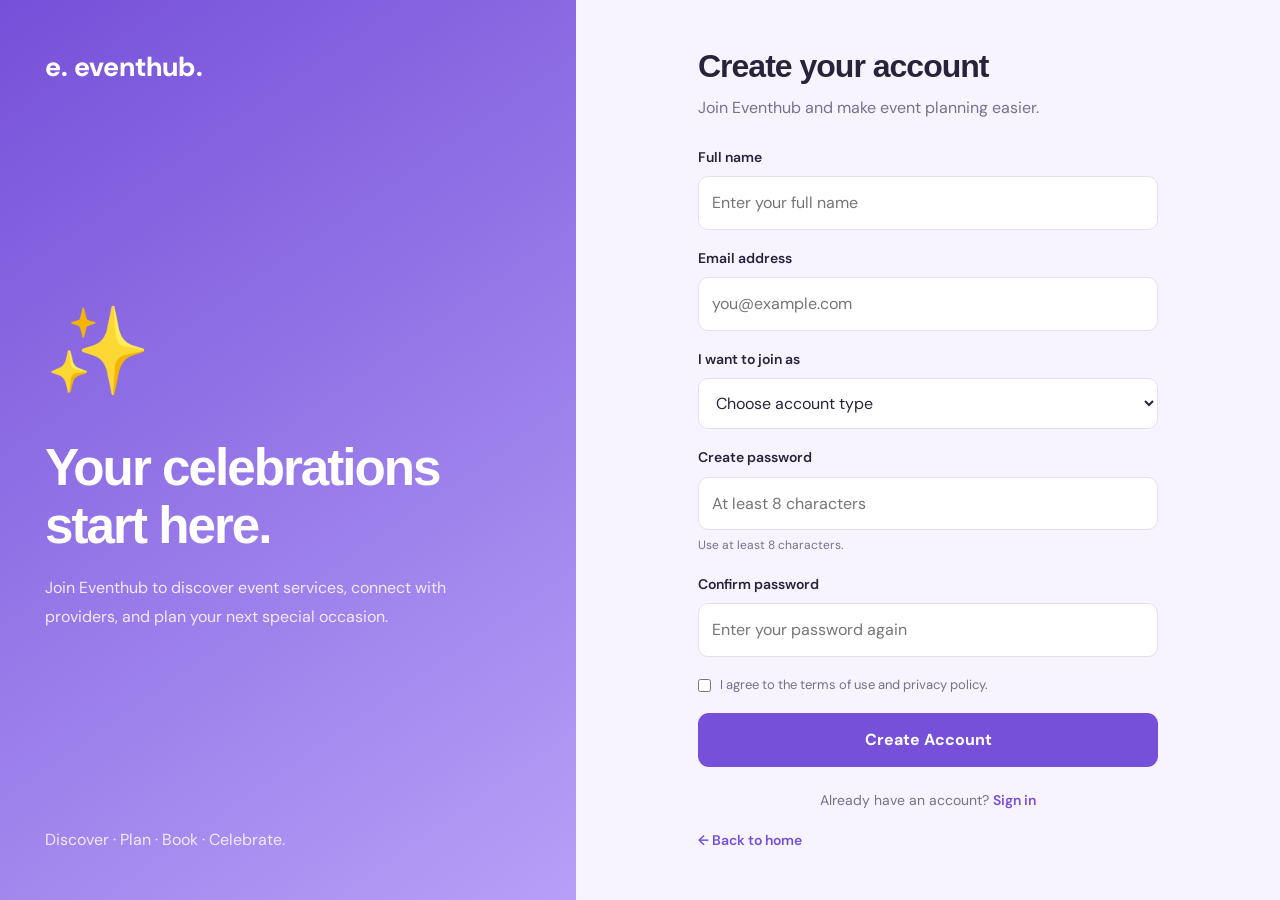
<file: register.html>
<!DOCTYPE html>
<html lang="en">
<head>
  <meta charset="UTF-8">
  <meta name="viewport" content="width=device-width, initial-scale=1.0">
  <title>Create Account | Eventhub</title>

  <link rel="stylesheet" href="css/style.css">
  <link rel="preconnect" href="https://fonts.googleapis.com">
  <link rel="preconnect" href="https://fonts.gstatic.com" crossorigin>
  <link href="https://fonts.googleapis.com/css2?family=DM+Sans:wght@400;500;600;700&display=swap" rel="stylesheet">

  <style>
    * {
      box-sizing: border-box;
    }

    body {
      margin: 0;
      min-height: 100vh;
      background: #f7f4ff;
      color: #29233a;
      font-family: "DM Sans", Arial, sans-serif;
    }

    .register-layout {
      min-height: 100vh;
      display: grid;
      grid-template-columns: 0.9fr 1.1fr;
    }

    .register-visual {
      padding: 45px;
      background: linear-gradient(145deg, #7650d9, #b6a0f7);
      color: white;
      display: flex;
      flex-direction: column;
      justify-content: space-between;
    }

    .register-logo {
      color: white;
      text-decoration: none;
      font-size: 27px;
      font-weight: 800;
    }

    .register-visual h1 {
      font-size: clamp(34px, 4vw, 52px);
      line-height: 1.15;
      margin-bottom: 18px;
    }

    .register-visual p {
      max-width: 420px;
      color: #f1eaff;
      line-height: 1.8;
    }

    .register-emoji {
      font-size: 85px;
      margin-bottom: 20px;
    }

    .register-main {
      display: flex;
      justify-content: center;
      align-items: center;
      padding: 40px 25px;
    }

    .register-card {
      width: 100%;
      max-width: 460px;
    }

    .register-card h2 {
      font-size: 32px;
      margin: 0 0 10px;
    }

    .register-subtitle {
      color: #77718a;
      line-height: 1.6;
      margin-bottom: 25px;
    }

    .register-field {
      margin-bottom: 17px;
    }

    .register-field label {
      display: block;
      font-size: 14px;
      font-weight: 600;
      margin-bottom: 8px;
    }

    .register-field input,
    .register-field select {
      width: 100%;
      padding: 13px;
      border: 1px solid #e4deef;
      border-radius: 10px;
      background: white;
      font: inherit;
      color: #29233a;
      outline-color: #7650d9;
    }

    .register-field input:focus,
    .register-field select:focus {
      border-color: #7650d9;
    }

    .password-hint {
      display: block;
      margin-top: 6px;
      color: #77718a;
      font-size: 12px;
    }

    .register-terms {
      display: flex;
      align-items: flex-start;
      gap: 9px;
      color: #77718a;
      font-size: 13px;
      line-height: 1.6;
      margin: 18px 0;
    }

    .register-terms input {
      margin-top: 4px;
      accent-color: #7650d9;
    }

    .register-button {
      width: 100%;
      padding: 14px;
      background: #7650d9;
      border: none;
      border-radius: 11px;
      color: white;
      font: inherit;
      font-size: 16px;
      font-weight: 700;
      cursor: pointer;
    }

    .register-button:hover {
      background: #5d38bd;
    }

    .register-message {
      display: none;
      margin-top: 15px;
      padding: 13px;
      background: #eee8ff;
      color: #5634a7;
      border-radius: 10px;
      font-size: 14px;
      line-height: 1.6;
    }

    .register-message.show {
      display: block;
    }

    .register-switch {
      text-align: center;
      color: #77718a;
      font-size: 14px;
      margin-top: 22px;
    }

    .register-switch a,
    .register-back {
      color: #7650d9;
      text-decoration: none;
      font-weight: 600;
    }

    .register-back {
      display: inline-block;
      margin-top: 18px;
      font-size: 14px;
    }

    @media (max-width: 760px) {
      .register-layout {
        grid-template-columns: 1fr;
      }

      .register-visual {
        padding: 25px;
      }

      .register-visual h1 {
        font-size: 30px;
        margin-top: 25px;
      }

      .register-visual p {
        font-size: 14px;
      }

      .register-emoji,
      .register-footer {
        display: none;
      }

      .register-main {
        padding: 30px 20px;
      }
    }
  </style>
</head>

<body>
  <main class="register-layout">

    <section class="register-visual">
      <a href="index.html" class="register-logo">e. eventhub.</a>

      <div>
        <div class="register-emoji">✨</div>
        <h1>Your celebrations start here.</h1>
        <p>
          Join Eventhub to discover event services, connect with
          providers, and plan your next special occasion.
        </p>
      </div>

      <p class="register-footer">
        Discover · Plan · Book · Celebrate.
      </p>
    </section>

    <section class="register-main">
      <div class="register-card">

        <h2>Create your account</h2>
        <p class="register-subtitle">
          Join Eventhub and make event planning easier.
        </p>

        <form id="registerForm">

          <div class="register-field">
            <label for="fullName">Full name</label>
            <input
              type="text"
              id="fullName"
              name="fullName"
              placeholder="Enter your full name"
              minlength="2"
              maxlength="100"
              autocomplete="name"
              required
            >
          </div>

          <div class="register-field">
            <label for="email">Email address</label>
            <input
              type="email"
              id="email"
              name="email"
              placeholder="you@example.com"
              autocomplete="email"
              required
            >
          </div>

          <div class="register-field">
            <label for="accountType">I want to join as</label>
            <select id="accountType" name="accountType" required>
              <option value="">Choose account type</option>
              <option value="CUSTOMER">Customer</option>
              <option value="PROVIDER">Service Provider</option>
            </select>
          </div>

          <div class="register-field">
            <label for="password">Create password</label>
            <input
              type="password"
              id="password"
              name="password"
              placeholder="At least 8 characters"
              minlength="8"
              maxlength="72"
              autocomplete="new-password"
              required
            >
            <small class="password-hint">
              Use at least 8 characters.
            </small>
          </div>

          <div class="register-field">
            <label for="confirmPassword">Confirm password</label>
            <input
              type="password"
              id="confirmPassword"
              name="confirmPassword"
              placeholder="Enter your password again"
              minlength="8"
              maxlength="72"
              autocomplete="new-password"
              required
            >
          </div>

          <label class="register-terms">
            <input type="checkbox" id="terms" required>
            <span>
              I agree to the terms of use and privacy policy.
            </span>
          </label>

          <button type="submit" class="register-button">
            Create Account
          </button>

          <div
            id="registerMessage"
            class="register-message"
            role="status"
            aria-live="polite"
          ></div>

        </form>

        <p class="register-switch">
          Already have an account?
          <a href="login.html">Sign in</a>
        </p>

        <a href="index.html" class="register-back">
          ← Back to home
        </a>

      </div>
    </section>

  </main>

  <script>
    const registerForm = document.getElementById("registerForm");
    const password = document.getElementById("password");
    const confirmPassword = document.getElementById("confirmPassword");
    const message = document.getElementById("registerMessage");

    function showMessage(text) {
      message.textContent = text;
      message.classList.add("show");
    }

    confirmPassword.addEventListener("input", function() {
      if (confirmPassword.value &&
          password.value !== confirmPassword.value) {
        confirmPassword.setCustomValidity("Passwords do not match.");
      } else {
        confirmPassword.setCustomValidity("");
      }
    });

    password.addEventListener("input", function() {
      if (confirmPassword.value &&
          password.value !== confirmPassword.value) {
        confirmPassword.setCustomValidity("Passwords do not match.");
      } else {
        confirmPassword.setCustomValidity("");
      }
    });

    registerForm.addEventListener("submit", function(event) {
      event.preventDefault();

      if (!registerForm.reportValidity()) {
        return;
      }

      showMessage(
        "Your form is valid! Account creation will work after " +
        "we connect the Spring Boot backend."
      );
    });
  </script>
</body>
</html>
</file>
<file: css/style.css>
/* ==========================================
   EVENTHUB - MAIN STYLES
   ========================================== */

:root {
    --primary: #7650d9;
    --primary-dark: #5d38bd;
    --primary-light: #eee8ff;
    --lavender: #f7f4ff;
    --white: #ffffff;
    --heading: #25203a;
    --text: #777287;
    --border: #eae6f2;
    --success: #26856b;
    --shadow: 0 12px 35px rgba(52, 35, 90, 0.08);
    --radius: 18px;
}

* {
    margin: 0;
    padding: 0;
    box-sizing: border-box;
}

html {
    scroll-behavior: smooth;
    scroll-padding-top: 90px;
}

body {
    font-family: "DM Sans", sans-serif;
    color: var(--heading);
    background: var(--white);
    line-height: 1.6;
}

body, button, input {
    font-family: "DM Sans", sans-serif;
}

button, input {
    font-size: inherit;
}

button, a {
    -webkit-tap-highlight-color: transparent;
}

button {
    cursor: pointer;
}

a {
    color: inherit;
    text-decoration: none;
}

img {
    display: block;
    max-width: 100%;
}

.container {
    width: min(1160px, calc(100% - 48px));
    margin: 0 auto;
}

h1, h2, h3, .logo {
    font-family: "Outfit", sans-serif;
    line-height: 1.2;
}

h1 {
    font-size: clamp(2.8rem, 5vw, 4.5rem);
    letter-spacing: -2px;
    font-weight: 700;
}

h2 {
    font-size: clamp(2rem, 3.6vw, 2.8rem);
    letter-spacing: -1px;
    font-weight: 600;
}

p {
    color: var(--text);
}

button:focus-visible,
a:focus-visible,
input:focus-visible {
    outline: 3px solid #b9a5ff;
    outline-offset: 4px;
}

/* Buttons */

.btn {
    display: inline-flex;
    align-items: center;
    justify-content: center;
    gap: 10px;
    padding: 12px 22px;
    border-radius: 11px;
    border: 1px solid transparent;
    font-weight: 700;
    font-size: 0.9rem;
    transition: transform 0.2s, background 0.2s, box-shadow 0.2s;
}

.btn:hover {
    transform: translateY(-2px);
}

.btn-primary {
    background: var(--primary);
    color: var(--white);
    box-shadow: 0 6px 16px rgba(118, 80, 217, 0.17);
}

.btn-primary:hover {
    background: var(--primary-dark);
    box-shadow: 0 8px 20px rgba(118, 80, 217, 0.23);
}

.btn-outline {
    background: var(--white);
    color: var(--primary);
    border-color: #d9cef7;
}

.btn-outline:hover {
    background: var(--lavender);
}

.btn-light {
    background: var(--white);
    color: var(--primary-dark);
    white-space: nowrap;
}

.btn-light:hover {
    background: var(--primary-light);
}

/* Navigation */

.header {
    background: rgba(255, 255, 255, 0.96);
    border-bottom: 1px solid rgba(234, 230, 242, 0.8);
    position: sticky;
    top: 0;
    z-index: 100;
    backdrop-filter: blur(16px);
}

.navbar {
    min-height: 78px;
    display: flex;
    align-items: center;
    justify-content: space-between;
    gap: 28px;
}

.logo {
    display: inline-flex;
    align-items: center;
    gap: 9px;
    font-size: 1.65rem;
    font-weight: 800;
    letter-spacing: -1px;
    flex-shrink: 0;
}

.logo-icon {
    display: grid;
    place-items: center;
    height: 35px;
    width: 35px;
    border-radius: 11px;
    color: white;
    background: var(--primary);
    font-size: 1.55rem;
}

.logo-dot {
    color: var(--primary);
}

.nav-links {
    display: flex;
    align-items: center;
    gap: 30px;
}

.nav-link {
    font-size: 0.88rem;
    font-weight: 600;
    color: var(--text);
    transition: color 0.2s;
}

.nav-link:hover,
.nav-link.active {
    color: var(--primary);
}

.nav-actions {
    display: flex;
    align-items: center;
    gap: 22px;
}

.login-link {
    font-size: 0.9rem;
    font-weight: 700;
}

.login-link:hover {
    color: var(--primary);
}

.menu-toggle {
    display: none;
    width: 42px;
    height: 42px;
    border: 1px solid var(--border);
    border-radius: 10px;
    background: var(--white);
    padding: 10px;
}

.menu-toggle span {
    display: block;
    height: 2px;
    background: var(--heading);
    margin: 4px 0;
    border-radius: 5px;
}

/* Hero */

.hero {
    position: relative;
    overflow: hidden;
    padding: 65px 0 88px;
    background:
        radial-gradient(ellipse at 8% 10%, #f2ecff 0%, transparent 42%),
        linear-gradient(120deg, #fbfaff 0%, #f4efff 100%);
}

.hero-decoration {
    position: absolute;
    border: 1px solid rgba(118, 80, 217, 0.1);
    border-radius: 50%;
    pointer-events: none;
}

.decoration-one {
    width: 340px;
    height: 340px;
    top: -180px;
    left: 38%;
}

.decoration-two {
    width: 240px;
    height: 240px;
    right: -130px;
    bottom: 30px;
}

.hero-grid {
    display: grid;
    grid-template-columns: 1.03fr 0.97fr;
    align-items: center;
    gap: 60px;
    position: relative;
    z-index: 1;
}

.eyebrow,
.section-kicker {
    color: var(--primary);
    font-size: 0.75rem;
    font-weight: 800;
    letter-spacing: 1.6px;
}

.eyebrow {
    display: inline-flex;
    align-items: center;
    gap: 9px;
    padding: 8px 13px;
    border: 1px solid #e7defc;
    border-radius: 50px;
    background: rgba(255, 255, 255, 0.75);
    margin-bottom: 23px;
}

.eyebrow-dot {
    width: 7px;
    height: 7px;
    border-radius: 50%;
    background: var(--primary);
}

.hero h1 span,
.section-heading h2 span {
    color: var(--primary);
}

.hero-description {
    font-size: 1.04rem;
    max-width: 490px;
    margin-top: 23px;
    line-height: 1.9;
}

.hero-proof {
    display: flex;
    align-items: center;
    gap: 13px;
    margin-top: 30px;
}

.avatar-stack {
    display: flex;
    padding-left: 3px;
}

.avatar-stack span {
    display: grid;
    place-items: center;
    height: 34px;
    width: 34px;
    margin-left: -4px;
    border: 2px solid white;
    border-radius: 50%;
    background: #d9c8ff;
    color: #54339e;
    font-size: 0.7rem;
    font-weight: 800;
}

.avatar-stack span:nth-child(2) {
    background: #f4d5df;
    color: #9a4561;
}

.avatar-stack span:nth-child(3) {
    background: #cce9de;
    color: #276a54;
}

.hero-proof p {
    font-size: 0.83rem;
}

.hero-proof strong {
    color: var(--heading);
}

.hero-visual {
    position: relative;
    padding: 0 15px 20px 0;
}

.hero-image {
    width: 100%;
    height: 425px;
    object-fit: cover;
    border-radius: 150px 150px 25px 25px;
    box-shadow: 0 20px 50px rgba(62, 39, 106, 0.15);
}

.floating-card {
    position: absolute;
    display: flex;
    align-items: center;
    gap: 12px;
    padding: 14px 18px;
    background: white;
    border: 1px solid rgba(234, 230, 242, 0.8);
    border-radius: 15px;
    box-shadow: var(--shadow);
}

.floating-card strong {
    display: block;
    font-size: 0.86rem;
}

.floating-card p {
    font-size: 0.73rem;
    margin-top: 3px;
}

.floating-top {
    top: 35px;
    left: -42px;
}

.floating-bottom {
    right: -10px;
    bottom: 45px;
}

.floating-icon,
.rating-star {
    display: grid;
    place-items: center;
    flex-shrink: 0;
    height: 39px;
    width: 39px;
    border-radius: 12px;
    background: var(--primary-light);
    color: var(--primary);
    font-size: 1.3rem;
}

.rating-star {
    background: #fff3d9;
    color: #d99619;
}

/* Search */

.search-container {
    position: relative;
    z-index: 5;
    margin-top: 52px;
}

.search-panel {
    display: grid;
    grid-template-columns: 1.2fr 1px 0.9fr auto;
    align-items: center;
    gap: 24px;
    padding: 18px 20px;
    border: 1px solid rgba(226, 219, 242, 0.9);
    border-radius: 17px;
    background: white;
    box-shadow: 0 18px 45px rgba(58, 35, 99, 0.09);
}

.search-field {
    min-width: 0;
    display: grid;
    grid-template-columns: 25px minmax(0, 1fr);
    align-items: center;
    column-gap: 7px;
}

.field-icon {
    grid-row: 1 / 3;
    color: var(--primary);
    font-size: 1.65rem;
    text-align: center;
}

.search-field label {
    font-size: 0.67rem;
    letter-spacing: 0.7px;
    font-weight: 800;
    color: var(--heading);
}

.search-field input {
    min-width: 0;
    width: 100%;
    border: none;
    outline: none;
    padding-top: 5px;
    color: var(--heading);
    background: transparent;
    font-size: 0.86rem;
}

.search-field input::placeholder {
    color: #a39db0;
}

.search-divider {
    width: 1px;
    height: 43px;
    background: var(--border);
}

.search-button {
    min-width: 130px;
    min-height: 50px;
}

/* Sections */

.section {
    padding: 88px 0;
}

.section-heading {
    display: flex;
    align-items: end;
    justify-content: space-between;
    gap: 24px;
    margin-bottom: 35px;
}

.section-kicker {
    display: inline-block;
    margin-bottom: 13px;
}

.section-heading h2 {
    margin-bottom: 11px;
}

.section-description {
    font-size: 0.95rem;
}

.text-link {
    color: var(--primary);
    font-size: 0.88rem;
    font-weight: 700;
    white-space: nowrap;
    padding-bottom: 5px;
}

.text-link span {
    padding-left: 5px;
}

.text-link:hover {
    color: var(--primary-dark);
}

/* Categories */

.category-grid {
    display: grid;
    grid-template-columns: repeat(6, minmax(0, 1fr));
    gap: 16px;
}

.category-card {
    display: flex;
    flex-direction: column;
    align-items: flex-start;
    gap: 7px;
    min-width: 0;
    padding: 20px 15px;
    border: 1px solid var(--border);
    border-radius: 16px;
    background: white;
    text-align: left;
    transition: transform 0.2s, box-shadow 0.2s, border-color 0.2s;
}

.category-card:hover,
.category-card.selected {
    transform: translateY(-4px);
    border-color: #c8b6f6;
    box-shadow: var(--shadow);
}

.category-icon {
    display: grid;
    place-items: center;
    width: 51px;
    height: 51px;
    border-radius: 15px;
    font-size: 1.7rem;
    margin-bottom: 7px;
}

.icon-lavender { background: #eee8ff; color: #7450ce; }
.icon-peach { background: #fff0e4; color: #d47a39; }
.icon-pink { background: #ffeaf1; color: #d45586; }
.icon-blue { background: #e6f1ff; color: #4d80cf; }
.icon-yellow { background: #fff5d8; color: #c3921c; }
.icon-green { background: #e4f6ed; color: #278767; }

.category-card strong {
    font-size: 0.9rem;
}

.category-card > span:last-child {
    color: var(--text);
    font-size: 0.75rem;
}

/* Featured services */

.featured-section {
    background: #fbfaff;
}

.filter-row {
    display: flex;
    flex-wrap: wrap;
    gap: 10px;
    margin-bottom: 29px;
}

.filter-chip {
    padding: 9px 16px;
    border: 1px solid #e6e0f0;
    border-radius: 50px;
    background: white;
    color: var(--text);
    font-size: 0.82rem;
    font-weight: 600;
    transition: all 0.2s;
}

.filter-chip:hover {
    border-color: var(--primary);
    color: var(--primary);
}

.filter-chip.active {
    background: var(--primary);
    border-color: var(--primary);
    color: white;
}

.service-grid {
    display: grid;
    grid-template-columns: repeat(3, minmax(0, 1fr));
    gap: 24px;
}

.service-card {
    min-width: 0;
    overflow: hidden;
    border: 1px solid #ece7f4;
    border-radius: var(--radius);
    background: white;
    transition: transform 0.25s, box-shadow 0.25s;
}

.service-card:hover {
    transform: translateY(-5px);
    box-shadow: var(--shadow);
}

.service-image-wrap {
    position: relative;
    height: 220px;
    overflow: hidden;
    background: var(--lavender);
}

.service-image {
    width: 100%;
    height: 100%;
    object-fit: cover;
    transition: transform 0.4s;
}

.service-card:hover .service-image {
    transform: scale(1.04);
}

.service-badge {
    position: absolute;
    left: 14px;
    top: 14px;
    padding: 6px 11px;
    border-radius: 50px;
    background: white;
    color: var(--primary-dark);
    font-size: 0.72rem;
    font-weight: 800;
}

.favorite-btn {
    position: absolute;
    top: 12px;
    right: 12px;
    display: grid;
    place-items: center;
    width: 37px;
    height: 37px;
    border: none;
    border-radius: 50%;
    background: white;
    color: #777287;
    font-size: 1.25rem;
    transition: color 0.2s, transform 0.2s;
}

.favorite-btn:hover {
    transform: scale(1.08);
}

.favorite-btn.favorited {
    color: #dc4e81;
}

.service-body {
    padding: 18px;
}

.service-meta {
    display: flex;
    align-items: center;
    justify-content: space-between;
    gap: 10px;
    margin-bottom: 9px;
}

.service-category {
    font-size: 0.72rem;
    font-weight: 800;
    color: var(--primary);
    text-transform: uppercase;
    letter-spacing: 0.5px;
}

.service-rating {
    font-size: 0.79rem;
    font-weight: 700;
    white-space: nowrap;
}

.service-rating span {
    color: #e6a627;
}

.service-title {
    font-size: 1.15rem;
    margin-bottom: 7px;
}

.service-location {
    font-size: 0.82rem;
    margin-bottom: 16px;
}

.service-location span {
    color: var(--primary);
    margin-right: 5px;
}

.service-bottom {
    display: flex;
    align-items: center;
    justify-content: space-between;
    gap: 10px;
    padding-top: 14px;
    border-top: 1px solid #f0edf6;
}

.price-label {
    font-size: 0.7rem;
    color: var(--text);
}

.service-price {
    display: block;
    font-family: "Outfit", sans-serif;
    font-size: 1.25rem;
    font-weight: 700;
}

.service-price small {
    font-family: "DM Sans", sans-serif;
    font-size: 0.72rem;
    color: var(--text);
    font-weight: 400;
}

.details-btn {
    border: 1px solid #dfd4fa;
    border-radius: 9px;
    background: white;
    color: var(--primary);
    padding: 9px 12px;
    font-size: 0.79rem;
    font-weight: 700;
}

.details-btn:hover {
    background: var(--primary);
    color: white;
}

.empty-state {
    padding: 45px 15px;
    text-align: center;
}

.center-button {
    display: flex;
    justify-content: center;
    margin-top: 38px;
}

/* How it works */

.how-section {
    background: white;
}

.centered-heading {
    justify-content: center;
    text-align: center;
}

.steps-grid {
    display: grid;
    grid-template-columns: repeat(3, minmax(0, 1fr));
    gap: 25px;
    margin-top: 48px;
}

.step-card {
    position: relative;
    padding: 32px 25px;
    border: 1px solid var(--border);
    border-radius: 18px;
    background: white;
    text-align: center;
}

.step-number {
    position: absolute;
    top: 17px;
    right: 19px;
    color: #ded5f8;
    font-family: "Outfit", sans-serif;
    font-size: 1.35rem;
    font-weight: 800;
}

.step-icon {
    display: grid;
    place-items: center;
    width: 65px;
    height: 65px;
    margin: 0 auto 22px;
    border-radius: 20px;
    background: var(--lavender);
    color: var(--primary);
    font-size: 2rem;
}

.step-card h3 {
    font-size: 1.15rem;
    margin-bottom: 11px;
}

.step-card p {
    font-size: 0.88rem;
    line-height: 1.8;
}

/* Provider CTA */

.cta-section {
    padding: 55px 0;
    color: white;
    background: linear-gradient(120deg, #6742c5, #9270e9);
}

.cta-content {
    display: flex;
    align-items: center;
    justify-content: space-between;
    gap: 30px;
}

.cta-section .section-kicker {
    color: #e5dbff;
}

.cta-content h2 {
    max-width: 580px;
    font-size: clamp(1.8rem, 3.5vw, 2.5rem);
    margin-bottom: 12px;
}

.cta-content p {
    max-width: 570px;
    color: #eee8ff;
    font-size: 0.9rem;
}

/* Footer */

.footer {
    padding: 55px 0 0;
    background: #fbfaff;
}

.footer-grid {
    display: grid;
    grid-template-columns: 1.6fr repeat(3, 1fr);
    gap: 40px;
    padding-bottom: 45px;
}

.footer-brand p {
    max-width: 260px;
    margin-top: 15px;
    font-size: 0.86rem;
    line-height: 1.8;
}

.footer-column {
    display: flex;
    flex-direction: column;
    align-items: flex-start;
    gap: 12px;
}

.footer-column h3 {
    font-size: 0.95rem;
    margin-bottom: 6px;
}

.footer-column a {
    font-size: 0.82rem;
    color: var(--text);
}

.footer-column a:hover {
    color: var(--primary);
}

.footer-bottom {
    display: flex;
    justify-content: space-between;
    gap: 20px;
    padding: 22px 0;
    border-top: 1px solid var(--border);
}

.footer-bottom p {
    font-size: 0.76rem;
}

/* Toast */

.toast {
    position: fixed;
    z-index: 200;
    left: 50%;
    bottom: 25px;
    width: max-content;
    max-width: calc(100% - 32px);
    padding: 13px 20px;
    border-radius: 12px;
    background: #302348;
    color: white;
    box-shadow: var(--shadow);
    opacity: 0;
    pointer-events: none;
    transform: translate(-50%, 15px);
    transition: opacity 0.2s, transform 0.2s;
    font-size: 0.86rem;
}

.toast.show {
    opacity: 1;
    transform: translate(-50%, 0);
}

/* Responsive: tablets */

@media (max-width: 1000px) {
    .nav-links {
        gap: 16px;
    }

    .navbar {
        gap: 18px;
    }

    .nav-actions {
        gap: 14px;
    }

    .hero-grid {
        gap: 35px;
    }

    .hero-image {
        height: 365px;
    }

    .category-grid {
        grid-template-columns: repeat(3, minmax(0, 1fr));
    }

    .service-grid {
        grid-template-columns: repeat(2, minmax(0, 1fr));
    }

    .category-card {
        padding: 20px;
    }
}

/* Responsive: mobile */

@media (max-width: 700px) {
    .container {
        width: calc(100% - 32px);
    }

    .navbar {
        min-height: 70px;
        position: relative;
    }

    .logo {
        font-size: 1.45rem;
    }

    .menu-toggle {
        display: block;
        margin-left: auto;
    }

    .nav-links {
        display: none;
        position: absolute;
        top: calc(100% + 1px);
        left: -16px;
        right: -16px;
        padding: 20px 22px;
        border-bottom: 1px solid var(--border);
        background: white;
        box-shadow: var(--shadow);
        align-items: stretch;
        flex-direction: column;
        gap: 20px;
    }

    .nav-links.open {
        display: flex;
    }

    .nav-actions {
        gap: 0;
    }

    .login-link {
        display: none;
    }

    .nav-cta {
        padding: 10px 12px;
        font-size: 0.78rem;
    }

    .hero {
        padding: 48px 0 60px;
    }

    .hero-grid {
        grid-template-columns: 1fr;
        gap: 35px;
    }

    h1 {
        font-size: clamp(2.7rem, 11vw, 3.6rem);
        letter-spacing: -1.5px;
    }

    .hero-description {
        font-size: 0.95rem;
    }

    .hero-visual {
        max-width: 500px;
        width: calc(100% - 14px);
        margin: 0 auto;
        padding-right: 0;
    }

    .hero-image {
        height: 310px;
        border-radius: 110px 110px 20px 20px;
    }

    .floating-top {
        left: -8px;
        top: 20px;
    }

    .floating-bottom {
        right: -8px;
        bottom: 24px;
    }

    .floating-card {
        padding: 10px 12px;
        gap: 8px;
    }

    .floating-card strong {
        font-size: 0.75rem;
    }

    .floating-card p {
        font-size: 0.65rem;
    }

    .floating-icon,
    .rating-star {
        width: 32px;
        height: 32px;
        font-size: 1rem;
    }

    .search-container {
        margin-top: 35px;
    }

    .search-panel {
        grid-template-columns: 1fr;
        gap: 15px;
        padding: 20px;
    }

    .search-divider {
        width: 100%;
        height: 1px;
    }

    .search-field {
        min-height: 49px;
    }

    .search-button {
        width: 100%;
    }

    .section {
        padding: 65px 0;
    }

    .section-heading {
        align-items: flex-start;
        flex-direction: column;
        gap: 12px;
        margin-bottom: 26px;
    }

    .category-grid {
        grid-template-columns: repeat(2, minmax(0, 1fr));
        gap: 12px;
    }

    .category-card {
        padding: 16px 13px;
    }

    .category-icon {
        width: 45px;
        height: 45px;
    }

    .filter-row {
        gap: 8px;
    }

    .filter-chip {
        padding: 8px 12px;
        font-size: 0.76rem;
    }

    .service-grid {
        grid-template-columns: 1fr;
        gap: 18px;
    }

    .service-image-wrap {
        height: 235px;
    }

    .steps-grid {
        grid-template-columns: 1fr;
        gap: 15px;
        margin-top: 30px;
    }

    .step-card {
        padding: 30px 20px;
    }

    .cta-content {
        align-items: flex-start;
        flex-direction: column;
    }

    .footer-grid {
        grid-template-columns: repeat(2, minmax(0, 1fr));
        gap: 32px 20px;
    }

    .footer-brand {
        grid-column: 1 / -1;
    }

    .footer-bottom {
        flex-direction: column;
        gap: 8px;
    }
}

@media (max-width: 380px) {
    .nav-cta {
        padding: 9px;
        font-size: 0.72rem;
    }

    .hero-image {
        height: 270px;
    }

    .floating-card {
        max-width: 210px;
    }

    .service-bottom {
        align-items: flex-start;
    }
}

@media (prefers-reduced-motion: reduce) {
    *,
    *::before,
    *::after {
        scroll-behavior: auto !important;
        transition-duration: 0.01ms !important;
        animation-duration: 0.01ms !important;
    }
}
</file>
